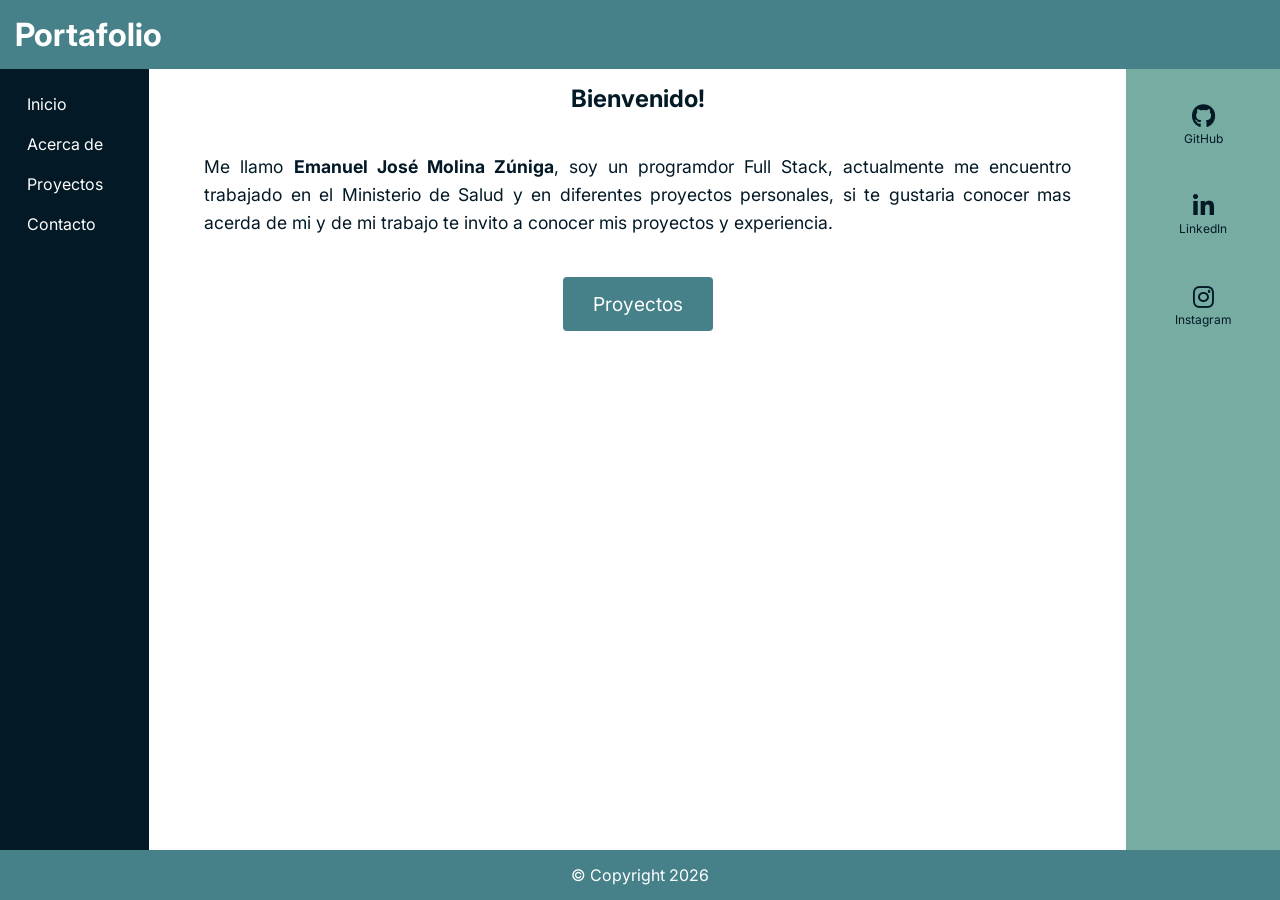
<file: index.html>
<!DOCTYPE html>
<html lang="en">
<head>
    <meta charset="UTF-8">
    <meta name="viewport" content="width=device-width, initial-scale=1.0">
    <title>Portafolio - Emanuel Molina</title>
    <link rel="stylesheet" href="https://cdnjs.cloudflare.com/ajax/libs/font-awesome/6.5.2/css/all.min.css">
    <link rel="stylesheet" href="assets/css/style.css">
    <link rel="preconnect" href="https://fonts.googleapis.com">
    <link rel="preconnect" href="https://fonts.gstatic.com" crossorigin>
    <link href="https://fonts.googleapis.com/css2?family=Inter:ital,opsz,wght@0,14..32,100..900;1,14..32,100..900&display=swap" rel="stylesheet">
</head>
<body>
    <header class="cabecera">
        <h1>Portafolio</h1>
    </header>
    <div class="contenido">
        <nav class="menu col-t-2">
            <ul>
                <li><a href="index.html">Inicio</a></li>
                <li><a href="acerca.html">Acerca de</a></li>
                <li><a href="proyectos.html">Proyectos</a></li>
                <li><a href="contacto.html">Contacto</a></li>
            </ul>
        </nav>
        <main class="principal col-t-4">
            <h2 class="text-center">Bienvenido!</h2>

            <p class="descripcion">Me llamo <strong>Emanuel José Molina Zúniga</strong>, soy un programdor Full Stack, actualmente me encuentro trabajado en el Ministerio de Salud y en diferentes proyectos personales, si te gustaria conocer mas acerda de mi y de mi trabajo te invito a conocer mis proyectos y experiencia.</p>

            <div class="text-center">
                <a href="proyectos.html" class="btn btn-lg">Proyectos</a>
            </div>
        </main>
        <aside class="lateral col-t-6">
            <div class="redes">
                <a href="https://github.com/Emanuel503" target="_blank" rel="noopener noreferrer">
                    <i class="fa-brands fa-github" aria-hidden="true"></i>
                    <span>GitHub</span>
                </a>
                <a href="https://www.linkedin.com/in/emanuel-molina-3b30142aa/" target="_blank" rel="noopener noreferrer">
                    <i class="fa-brands fa-linkedin-in" aria-hidden="true"></i>
                    <span>LinkedIn</span>
                </a>
                <a href="https://www.instagram.com/emanuelmz_/?hl=es-la" target="_blank" rel="noopener noreferrer">
                    <i class="fa-brands fa-instagram" aria-hidden="true"></i>
                    <span>Instagram</span>
                </a>
            </div>
        </aside>
    </div>
    <footer class="pie text-center">
        &copy; Copyright 2026
    </footer>
</body>
</html>
</file>
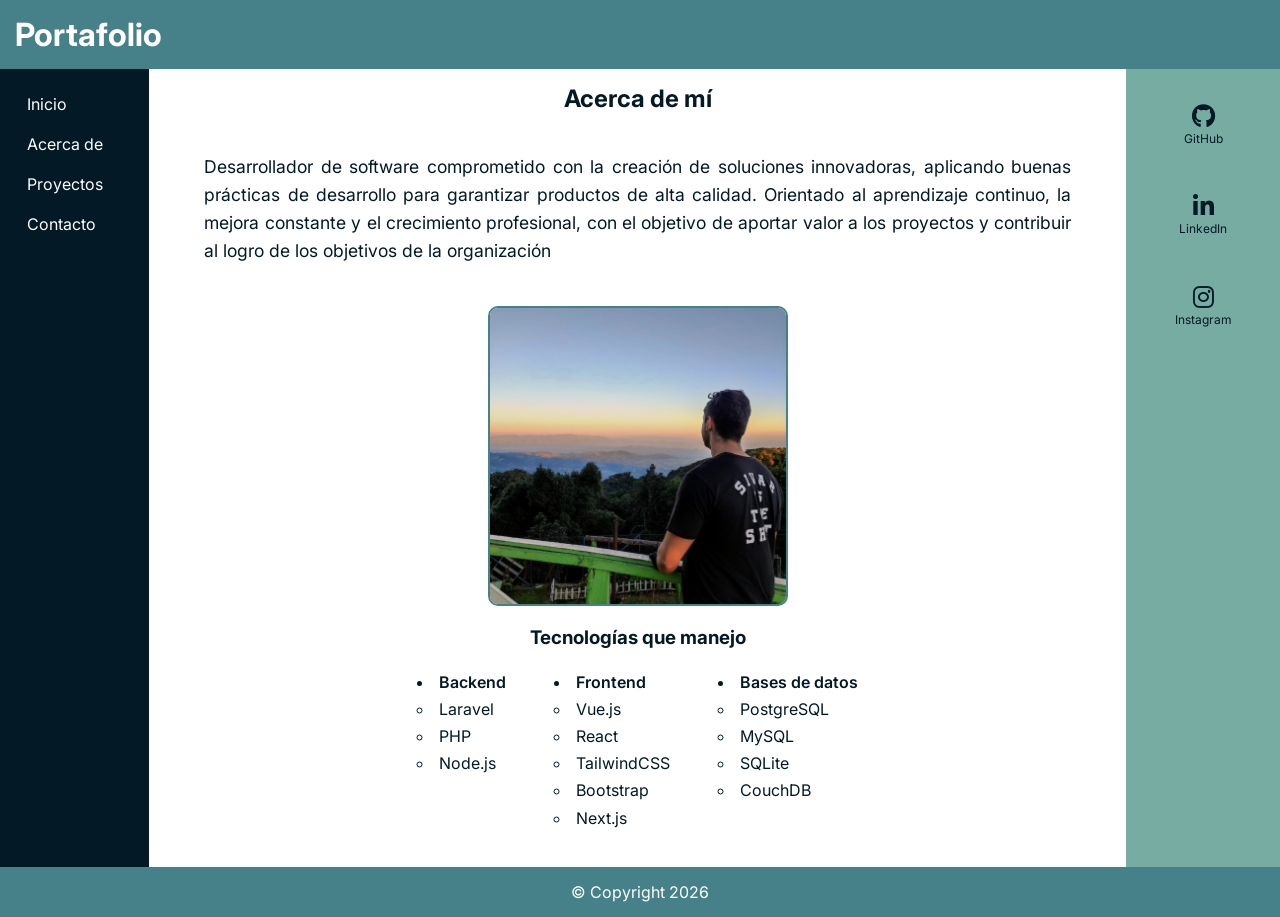
<file: acerca.html>
<!DOCTYPE html>
<html lang="en">
<head>
    <meta charset="UTF-8">
    <meta name="viewport" content="width=device-width, initial-scale=1.0">
    <title>Portafolio - Emanuel Molina</title>
    <link rel="stylesheet" href="https://cdnjs.cloudflare.com/ajax/libs/font-awesome/6.5.2/css/all.min.css">
    <link rel="stylesheet" href="assets/css/style.css">
    <link rel="preconnect" href="https://fonts.googleapis.com">
    <link rel="preconnect" href="https://fonts.gstatic.com" crossorigin>
    <link href="https://fonts.googleapis.com/css2?family=Inter:ital,opsz,wght@0,14..32,100..900;1,14..32,100..900&display=swap" rel="stylesheet">
</head>
<body>
    <header class="cabecera">
        <h1>Portafolio</h1>
    </header>
    <div class="contenido">
        <nav class="menu col-t-2">
            <ul>
                <li><a href="index.html">Inicio</a></li>
                <li><a href="acerca.html">Acerca de</a></li>
                <li><a href="proyectos.html">Proyectos</a></li>
                <li><a href="contacto.html">Contacto</a></li>
            </ul>
        </nav>
        <main class="principal col-t-4">
            <h2 class="text-center">Acerca de mí</h2>

            <p class="descripcion">Desarrollador de software comprometido con la creación de soluciones innovadoras, aplicando buenas prácticas de desarrollo para garantizar productos de alta calidad. Orientado al aprendizaje continuo, la mejora constante y el crecimiento profesional, con el objetivo de aportar valor a los proyectos y contribuir al logro de los objetivos de la organización</p>

            <img src="assets/img/perfil.jpg" alt="Foto de perfil" class="perfil">

            <h3 class="text-center">Tecnologías que manejo</h3>

            <ul class="tecnologias">
                <li>Backend
                    <ul>
                        <li>Laravel</li>
                        <li>PHP</li>
                        <li>Node.js</li>
                    </ul>
                </li>
                <li>Frontend
                    <ul>
                        <li>Vue.js</li>
                        <li>React</li>
                        <li>TailwindCSS</li>
                        <li>Bootstrap</li>
                        <li>Next.js</li>
                    </ul>
                </li>
                <li>Bases de datos
                    <ul>
                        <li>PostgreSQL</li>
                        <li>MySQL</li>
                        <li>SQLite</li>
                        <li>CouchDB</li>
                    </ul>
                </li>
            </ul>
        </main>
        <aside class="lateral col-t-6">
            <div class="redes">
                <a href="https://github.com/Emanuel503" target="_blank" rel="noopener noreferrer">
                    <i class="fa-brands fa-github" aria-hidden="true"></i>
                    <span>GitHub</span>
                </a>
                <a href="https://www.linkedin.com/in/emanuel-molina-3b30142aa/" target="_blank" rel="noopener noreferrer">
                    <i class="fa-brands fa-linkedin-in" aria-hidden="true"></i>
                    <span>LinkedIn</span>
                </a>
                <a href="https://www.instagram.com/emanuelmz_/?hl=es-la" target="_blank" rel="noopener noreferrer">
                    <i class="fa-brands fa-instagram" aria-hidden="true"></i>
                    <span>Instagram</span>
                </a>
            </div>
        </aside>
    </div>
    <footer class="pie text-center">
        &copy; Copyright 2026
    </footer>
</body>
</html>
</file>
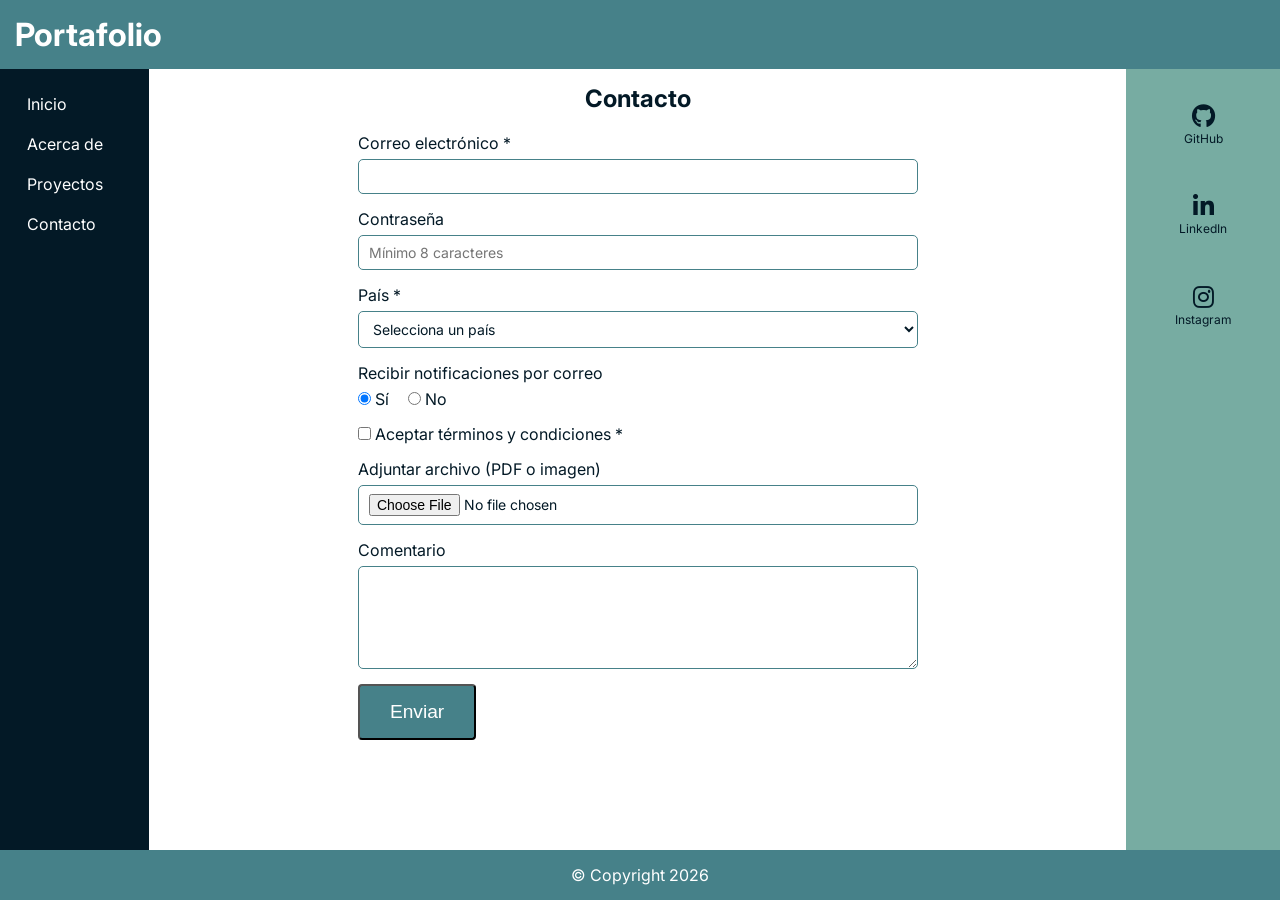
<file: contacto.html>
<!DOCTYPE html>
<html lang="en">
<head>
    <meta charset="UTF-8">
    <meta name="viewport" content="width=device-width, initial-scale=1.0">
    <title>Portafolio - Emanuel Molina</title>
    <link rel="stylesheet" href="https://cdnjs.cloudflare.com/ajax/libs/font-awesome/6.5.2/css/all.min.css">
    <link rel="stylesheet" href="assets/css/style.css">
    <link rel="preconnect" href="https://fonts.googleapis.com">
    <link rel="preconnect" href="https://fonts.gstatic.com" crossorigin>
    <link href="https://fonts.googleapis.com/css2?family=Inter:ital,opsz,wght@0,14..32,100..900;1,14..32,100..900&display=swap" rel="stylesheet">
</head>
<body>
    <header class="cabecera">
        <h1>Portafolio</h1>
    </header>
    <div class="contenido">
        <nav class="menu col-t-2">
            <ul>
                <li><a href="index.html">Inicio</a></li>
                <li><a href="acerca.html">Acerca de</a></li>
                <li><a href="proyectos.html">Proyectos</a></li>
                <li><a href="contacto.html">Contacto</a></li>
            </ul>
        </nav>
        <main class="principal col-t-4">
            <h2 class="text-center">Contacto</h2>

            <form class="formulario" action="#" method="post" enctype="multipart/form-data">
                <div class="campo">
                    <label for="email">Correo electrónico *</label>
                    <input type="email" id="email" name="email" required>
                </div>

                <div class="campo">
                    <label for="password">Contraseña</label>
                    <input type="password" id="password" name="password" minlength="8" placeholder="Mínimo 8 caracteres">
                </div>

                <div class="campo">
                    <label for="pais">País *</label>
                    <select id="pais" name="pais" required>
                        <option value="">Selecciona un país</option>
                        <option value="sv">El Salvador</option>
                        <option value="hn">Honduras</option>
                        <option value="gt">Guatemala</option>
                    </select>
                </div>

                <fieldset class="opciones">
                    <legend>Recibir notificaciones por correo</legend>
                    <label><input type="radio" name="notificaciones" value="si" checked> Sí</label>
                    <label><input type="radio" name="notificaciones" value="no"> No</label>
                </fieldset>

                <div class="opciones">
                    <label><input type="checkbox" name="terminos" required> Aceptar términos y condiciones *</label>
                </div>

                <div class="campo">
                    <label for="archivo">Adjuntar archivo (PDF o imagen)</label>
                    <input type="file" id="archivo" name="archivo" accept=".pdf,image/*">
                </div>

                <div class="campo">
                    <label for="comentario">Comentario</label>
                    <textarea id="comentario" name="comentario" rows="5"></textarea>
                </div>

                <button type="submit" class="btn btn-lg">Enviar</button>
            </form>
        </main>
        <aside class="lateral col-t-6">
            <div class="redes">
                <a href="https://github.com/Emanuel503" target="_blank" rel="noopener noreferrer">
                    <i class="fa-brands fa-github" aria-hidden="true"></i>
                    <span>GitHub</span>
                </a>
                <a href="https://www.linkedin.com/in/emanuel-molina-3b30142aa/" target="_blank" rel="noopener noreferrer">
                    <i class="fa-brands fa-linkedin-in" aria-hidden="true"></i>
                    <span>LinkedIn</span>
                </a>
                <a href="https://www.instagram.com/emanuelmz_/?hl=es-la" target="_blank" rel="noopener noreferrer">
                    <i class="fa-brands fa-instagram" aria-hidden="true"></i>
                    <span>Instagram</span>
                </a>
            </div>
        </aside>
    </div>
    <footer class="pie text-center">
        &copy; Copyright 2026
    </footer>
</body>
</html>
</file>
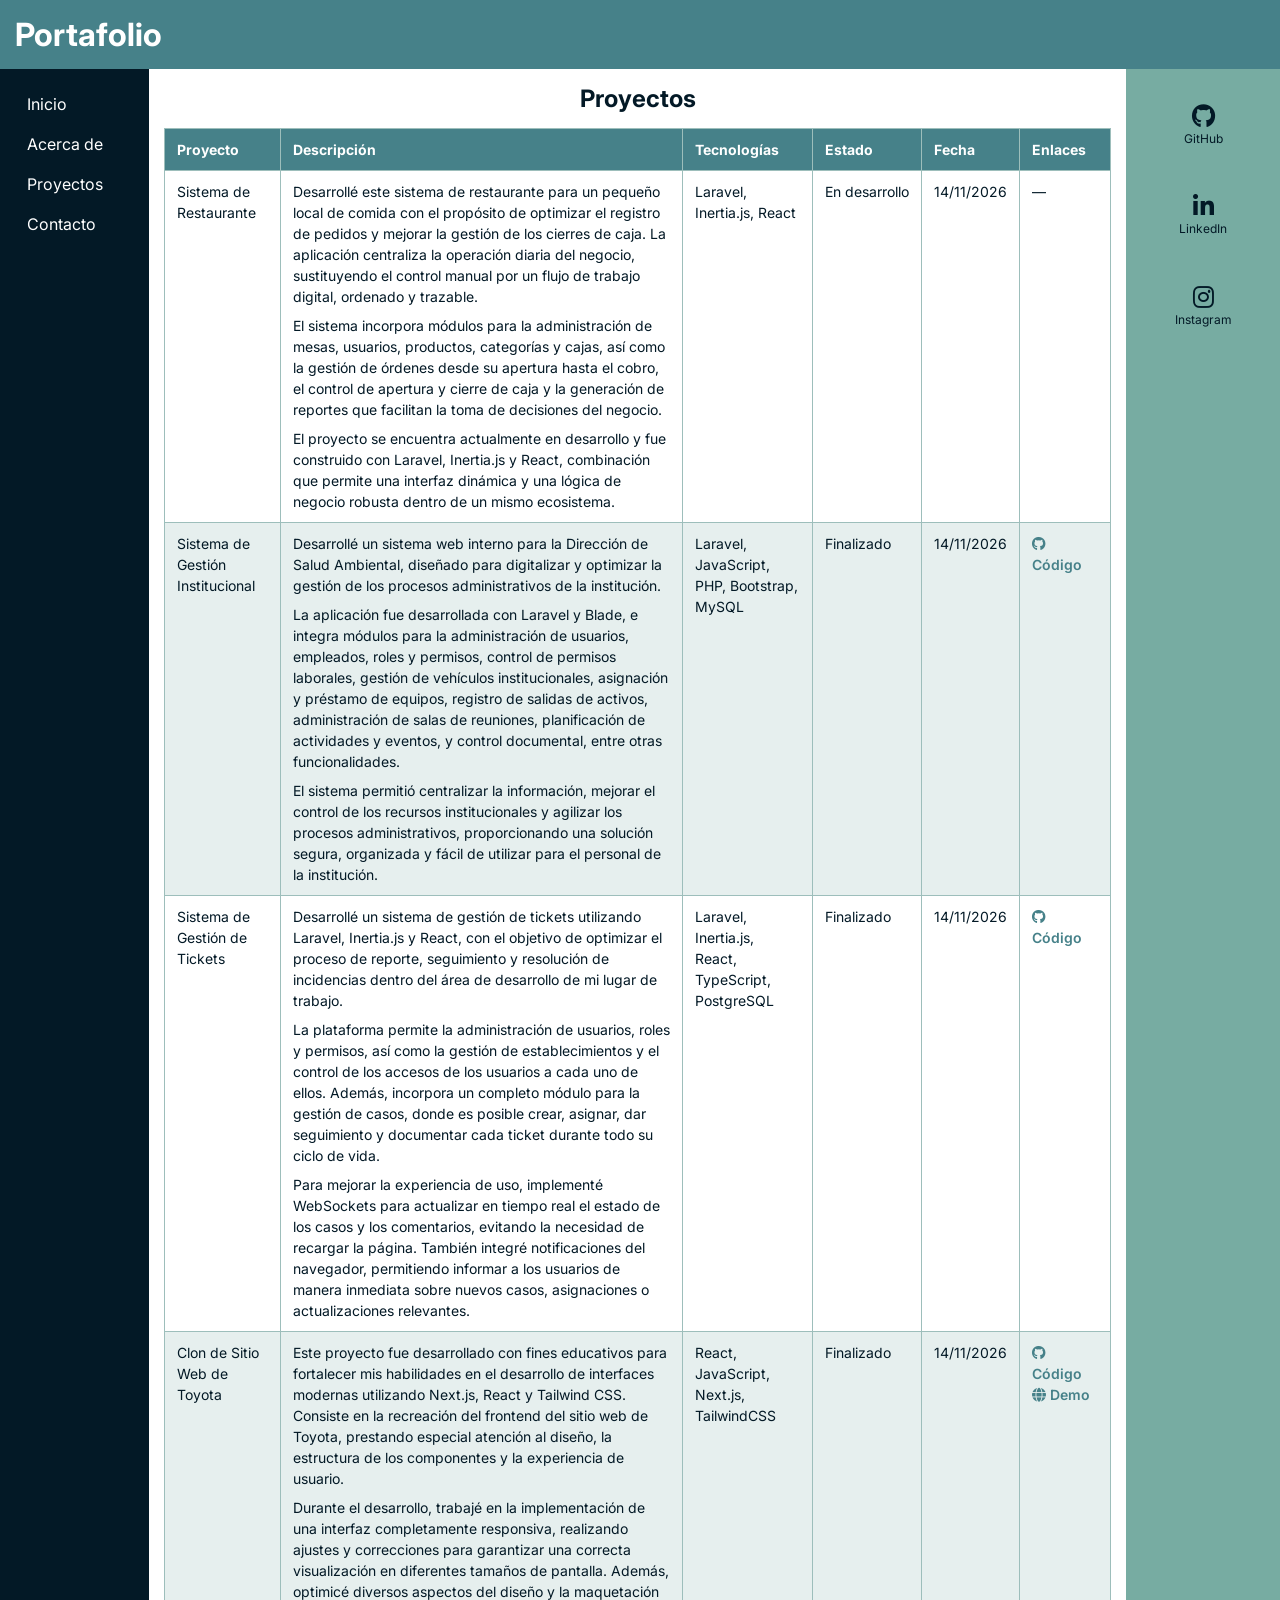
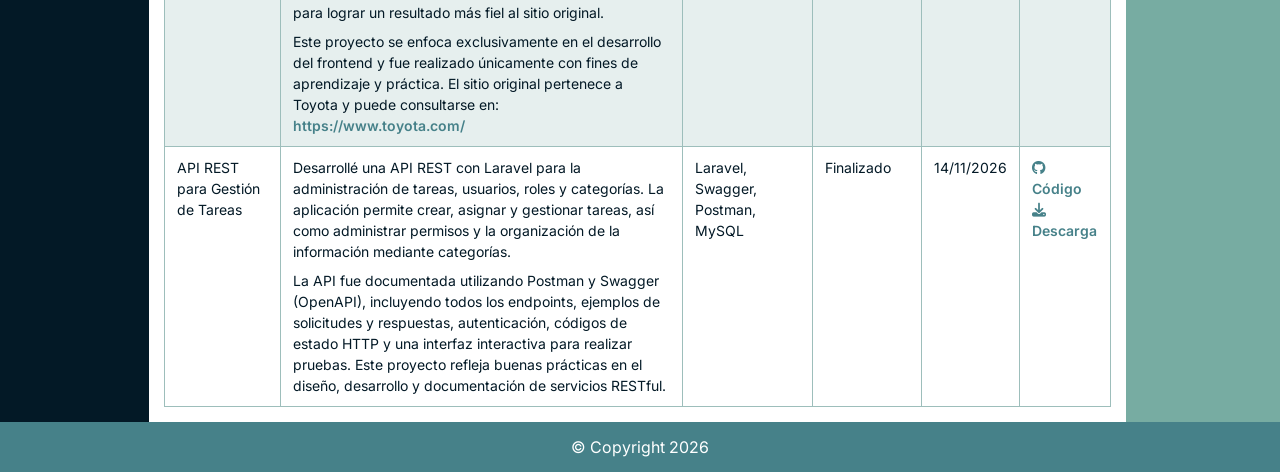
<file: proyectos.html>
<!DOCTYPE html>
<html lang="en">
<head>
    <meta charset="UTF-8">
    <meta name="viewport" content="width=device-width, initial-scale=1.0">
    <title>Portafolio - Emanuel Molina</title>
    <link rel="stylesheet" href="https://cdnjs.cloudflare.com/ajax/libs/font-awesome/6.5.2/css/all.min.css">
    <link rel="stylesheet" href="assets/css/style.css">
    <link rel="preconnect" href="https://fonts.googleapis.com">
    <link rel="preconnect" href="https://fonts.gstatic.com" crossorigin>
    <link href="https://fonts.googleapis.com/css2?family=Inter:ital,opsz,wght@0,14..32,100..900;1,14..32,100..900&display=swap" rel="stylesheet">
</head>
<body>
    <header class="cabecera">
        <h1>Portafolio</h1>
    </header>
    <div class="contenido">
        <nav class="menu col-t-2">
            <ul>
                <li><a href="index.html">Inicio</a></li>
                <li><a href="acerca.html">Acerca de</a></li>
                <li><a href="proyectos.html">Proyectos</a></li>
                <li><a href="contacto.html">Contacto</a></li>
            </ul>
        </nav>
        <main class="principal col-t-4">
            <h2 class="text-center">Proyectos</h2>

           <table>
                <thead>
                    <tr>
                        <th>Proyecto</th>
                        <th>Descripción</th>
                        <th>Tecnologías</th>
                        <th>Estado</th>
                        <th>Fecha</th>
                        <th>Enlaces</th>
                    </tr>
                </thead>
                <tbody>
                    <tr>
                        <td>Sistema de Restaurante</td>
                        <td>
                            <p>Desarrollé este sistema de restaurante para un pequeño local de comida con el propósito de optimizar el registro de pedidos y mejorar la gestión de los cierres de caja. La aplicación centraliza la operación diaria del negocio, sustituyendo el control manual por un flujo de trabajo digital, ordenado y trazable.</p>
                            <p>El sistema incorpora módulos para la administración de mesas, usuarios, productos, categorías y cajas, así como la gestión de órdenes desde su apertura hasta el cobro, el control de apertura y cierre de caja y la generación de reportes que facilitan la toma de decisiones del negocio.</p>
                            <p>El proyecto se encuentra actualmente en desarrollo y fue construido con Laravel, Inertia.js y React, combinación que permite una interfaz dinámica y una lógica de negocio robusta dentro de un mismo ecosistema.</p>
                        </td>
                        <td>Laravel, Inertia.js, React</td>
                        <td class="estado">En desarrollo</td>
                        <td class="fecha">14/11/2026</td>
                        <td>—</td>
                    </tr>
                    <tr>
                        <td>Sistema de Gestión Institucional</td>
                        <td>
                            <p>Desarrollé un sistema web interno para la Dirección de Salud Ambiental, diseñado para digitalizar y optimizar la gestión de los procesos administrativos de la institución.</p>
                            <p>La aplicación fue desarrollada con Laravel y Blade, e integra módulos para la administración de usuarios, empleados, roles y permisos, control de permisos laborales, gestión de vehículos institucionales, asignación y préstamo de equipos, registro de salidas de activos, administración de salas de reuniones, planificación de actividades y eventos, y control documental, entre otras funcionalidades.</p>
                            <p>El sistema permitió centralizar la información, mejorar el control de los recursos institucionales y agilizar los procesos administrativos, proporcionando una solución segura, organizada y fácil de utilizar para el personal de la institución.</p>
                        </td>
                        <td>Laravel, JavaScript, PHP, Bootstrap, MySQL</td>
                        <td class="estado">Finalizado</td>
                        <td class="fecha">14/11/2026</td>
                        <td>
                            <a href="https://github.com/Emanuel503/sistema_disam" target="_blank" rel="noopener noreferrer">
                                <i class="fa-brands fa-github" aria-hidden="true"></i> Código
                            </a>
                        </td>
                    </tr>
                    <tr>
                        <td>Sistema de Gestión de Tickets</td>
                        <td>
                            <p>Desarrollé un sistema de gestión de tickets utilizando Laravel, Inertia.js y React, con el objetivo de optimizar el proceso de reporte, seguimiento y resolución de incidencias dentro del área de desarrollo de mi lugar de trabajo.</p>
                            <p>La plataforma permite la administración de usuarios, roles y permisos, así como la gestión de establecimientos y el control de los accesos de los usuarios a cada uno de ellos. Además, incorpora un completo módulo para la gestión de casos, donde es posible crear, asignar, dar seguimiento y documentar cada ticket durante todo su ciclo de vida.</p>
                            <p>Para mejorar la experiencia de uso, implementé WebSockets para actualizar en tiempo real el estado de los casos y los comentarios, evitando la necesidad de recargar la página. También integré notificaciones del navegador, permitiendo informar a los usuarios de manera inmediata sobre nuevos casos, asignaciones o actualizaciones relevantes.</p>
                        </td>
                        <td>Laravel, Inertia.js, React, TypeScript, PostgreSQL</td>
                        <td class="estado">Finalizado</td>
                        <td class="fecha">14/11/2026</td>
                        <td>
                            <a href="https://github.com/Emanuel503/sistema-ticket" target="_blank" rel="noopener noreferrer">
                                <i class="fa-brands fa-github" aria-hidden="true"></i> Código
                            </a>
                        </td>
                    </tr>
                    <tr>
                        <td>Clon de Sitio Web de Toyota</td>
                        <td>
                            <p>Este proyecto fue desarrollado con fines educativos para fortalecer mis habilidades en el desarrollo de interfaces modernas utilizando Next.js, React y Tailwind CSS. Consiste en la recreación del frontend del sitio web de Toyota, prestando especial atención al diseño, la estructura de los componentes y la experiencia de usuario.</p>
                            <p>Durante el desarrollo, trabajé en la implementación de una interfaz completamente responsiva, realizando ajustes y correcciones para garantizar una correcta visualización en diferentes tamaños de pantalla. Además, optimicé diversos aspectos del diseño y la maquetación para lograr un resultado más fiel al sitio original.</p>
                            <p>Este proyecto se enfoca exclusivamente en el desarrollo del frontend y fue realizado únicamente con fines de aprendizaje y práctica. El sitio original pertenece a Toyota y puede consultarse en: <a href="https://www.toyota.com/" target="_blank" rel="noopener noreferrer">https://www.toyota.com/</a></p>
                        </td>
                        <td>React, JavaScript, Next.js, TailwindCSS</td>
                        <td class="estado">Finalizado</td>
                        <td class="fecha">14/11/2026</td>
                        <td>
                            <a href="https://github.com/Emanuel503/clon-toyota" target="_blank" rel="noopener noreferrer">
                                <i class="fa-brands fa-github" aria-hidden="true"></i> Código
                            </a>
                            <br>
                            <a href="https://clon-toyota.netlify.app/" target="_blank" rel="noopener noreferrer">
                                <i class="fa-solid fa-globe" aria-hidden="true"></i> Demo
                            </a>
                        </td>
                    </tr>
                    <tr>
                        <td>API REST para Gestión de Tareas</td>
                        <td>
                            <p>Desarrollé una API REST con Laravel para la administración de tareas, usuarios, roles y categorías. La aplicación permite crear, asignar y gestionar tareas, así como administrar permisos y la organización de la información mediante categorías.</p>
                            <p>La API fue documentada utilizando Postman y Swagger (OpenAPI), incluyendo todos los endpoints, ejemplos de solicitudes y respuestas, autenticación, códigos de estado HTTP y una interfaz interactiva para realizar pruebas. Este proyecto refleja buenas prácticas en el diseño, desarrollo y documentación de servicios RESTful.</p>
                        </td>
                        <td>Laravel, Swagger, Postman, MySQL</td>
                        <td class="estado">Finalizado</td>
                        <td class="fecha">14/11/2026</td>
                        <td>
                            <a href="https://github.com/Emanuel503/to-do-list-api" target="_blank" rel="noopener noreferrer">
                                <i class="fa-brands fa-github" aria-hidden="true"></i> Código
                            </a>
                            <br>
                            <a href="https://mega.nz/file/tRFWVa7b#9JLkd0ms2vqNsZOKpZ_5dH5CUJzbiHOChK9YNfcATD0" target="_blank" rel="noopener noreferrer">
                                <i class="fa-solid fa-download" aria-hidden="true"></i> Descarga
                            </a>
                        </td>
                    </tr>
                </tbody>
            </table>

        </main>
        <aside class="lateral col-t-6">
            <div class="redes">
                <a href="https://github.com/Emanuel503" target="_blank" rel="noopener noreferrer">
                    <i class="fa-brands fa-github" aria-hidden="true"></i>
                    <span>GitHub</span>
                </a>
                <a href="https://www.linkedin.com/in/emanuel-molina-3b30142aa/" target="_blank" rel="noopener noreferrer">
                    <i class="fa-brands fa-linkedin-in" aria-hidden="true"></i>
                    <span>LinkedIn</span>
                </a>
                <a href="https://www.instagram.com/emanuelmz_/?hl=es-la" target="_blank" rel="noopener noreferrer">
                    <i class="fa-brands fa-instagram" aria-hidden="true"></i>
                    <span>Instagram</span>
                </a>
            </div>
        </aside>
    </div>
    <footer class="pie text-center">
        &copy; Copyright 2026
    </footer>
</body>
</html>
</file>
<file: assets/css/style.css>
* {
  box-sizing: border-box;
  margin: 0;
  padding: 0;
}

/* Clases reutilizables */
:root {
  --tinta: #031926; /* Rich Black FOGRA 29 */
  --mar: #468189; /* Metallic Seaweed */
  --verde: #77aca2; /* Green Sheen */
  --opal: #9dbebb; /* Opal */
  --arena: #FFFFFF;
}

.text-center {
  text-align: center;
}

.btn {
  display: inline-block;
  padding: 10px 20px;
  background-color: var(--mar);
  color: var(--arena);
  text-decoration: none;
  border-radius: 4px;
  transition: background-color 0.3s ease;
}

.btn:hover {
  background-color: var(--verde);
}

.btn-lg {
  padding: 15px 30px;
  font-size: 1.2em;
}
/* Clases reutilizables */

.cabecera,
.menu,
.principal,
.pie,
.lateral {
  padding: 15px;
}

.descripcion {
  text-align: justify;
  font-size: 1.1em;
  line-height: 1.6;
  margin: 40px;
}

body {
  font-family: "Inter", sans-serif;
  display: flex;
  flex-direction: column;
  min-height: 100vh;
  background: var(--arena);
  color: var(--tinta);
}

.cabecera,
.pie {
  background: var(--mar);
  color: var(--arena);
}

.menu {
  background: var(--tinta);
  color: var(--arena);
}

.lateral {
  background: var(--verde);
  color: var(--tinta);
}

.menu ul {
  list-style: none;
}

.menu a {
  display: block;
  padding: 10px 12px;
  color: var(--arena);
  text-decoration: none;
}

.menu a:hover {
  color: var(--opal);
}

.redes {
  display: flex;
  flex-direction: column;
  gap: 48px;
  text-align: center;
  margin-top: 20px;
}

.redes a {
  display: flex;
  flex-direction: column;
  align-items: center;
  gap: 4px;
  color: var(--tinta);
  text-decoration: none;
  font-size: 12px;
  line-height: 1.2;
}

.redes i {
  font-size: 24px;
}

.redes a:hover {
  text-decoration: underline;
}

/* Foto de perfil */
.perfil {
  display: block;
  width: 300px;
  height: 300px;
  object-fit: cover;
  border-radius: 10px;
  border: 2px solid var(--mar);
  margin: 20px auto;
}

/* Listado de tecnologías */
.tecnologias {
  display: grid;
  grid-template-columns: repeat(3, auto);
  justify-content: center;
  column-gap: 48px;
  row-gap: 20px;
  margin: 20px 40px;
  padding-left: 0;
  line-height: 1.7;
  list-style-position: inside;
}

.tecnologias > li {
  font-weight: 600;
}

.tecnologias ul {
  margin-left: 0;
  margin-bottom: 0;
  padding-left: 0;
  list-style-position: inside;
}

.tecnologias ul li {
  font-weight: 400;
}

/* Formulario de contacto */
.formulario {
  max-width: 560px;
  margin: 20px auto;
}

.campo {
  display: flex;
  flex-direction: column;
  gap: 6px;
  margin-bottom: 15px;
}

.campo input,
.campo select,
.campo textarea {
  padding: 8px 10px;
  border: 1px solid var(--mar);
  border-radius: 5px;
  background: #fff;
  color: var(--tinta);
  font-family: inherit;
  font-size: 14px;
}

.campo textarea {
  resize: vertical;
  min-height: 100px;
}

.opciones {
  margin-bottom: 15px;
  padding: 0;
  border: none;
}

.opciones legend {
  margin-bottom: 6px;
}

.opciones label {
  margin-right: 15px;
}

/* Tabla de proyectos */
.principal table {
  width: 100%;
  border-collapse: collapse;
  margin-top: 15px;
  font-size: 14px;
  line-height: 1.5;
}

.principal th,
.principal td {
  padding: 10px 12px;
  border: 1px solid var(--opal);
  text-align: left;
  vertical-align: top;
}

.principal th {
  background: var(--mar);
  color: var(--arena);
}

.principal tbody tr:nth-child(even) {
  background: rgba(157, 190, 187, 0.25);
}

.principal td p {
  margin-bottom: 8px;
}

.principal td p:last-child {
  margin-bottom: 0;
}

.principal td a {
  color: var(--mar);
  font-weight: 600;
  text-decoration: none;
}

.principal td a:hover {
  text-decoration: underline;
}

.principal td.estado,
.principal td.fecha {
  white-space: nowrap;
}

/* Media Queries */
.contenido {
  display: flex;
  flex-wrap: wrap;
  flex: 1;
}

/* movil <576px */
@media (max-width: 576px) {
  .contenido {
    display: block;
  }
  .principal table {
    display: block;
    overflow-x: auto;
  }
  .tecnologias {
    grid-template-columns: 1fr;
  }
}

/* tablet >576px */
@media (min-width: 576px) {
  .col-t-1 {
    width: 16.67%;
  }
  .col-t-2 {
    width: 33.33%;
  }
  .col-t-3 {
    width: 50%;
  }
  .col-t-4 {
    width: 66.67%;
  }
  .col-t-5 {
    width: 83.33%;
  }
  .col-t-6 {
    width: 100%;
  }
}
/* desktop >768px */
@media (min-width: 768px) {
  .col-1 {
    width: 8.33%;
  }
  .col-2 {
    width: 16.67%;
  }
  .col-3 {
    width: 25%;
  }
  .col-4 {
    width: 33.33%;
  }
  .col-5 {
    width: 41.67%;
  }
  .col-6 {
    width: 50%;
  }
  .col-7 {
    width: 58.33%;
  }
  .col-8 {
    width: 66.67%;
  }
  .col-9 {
    width: 75%;
  }
  .col-10 {
    width: 83.33%;
  }
  .col-11 {
    width: 91.67%;
  }
  .col-12 {
    width: 100%;
  }

  .menu {
    width: 11.67%;
  }
  .principal {
    width: 76.33%;
  }
  .lateral {
    width: 12%;
  }
}
</file>
